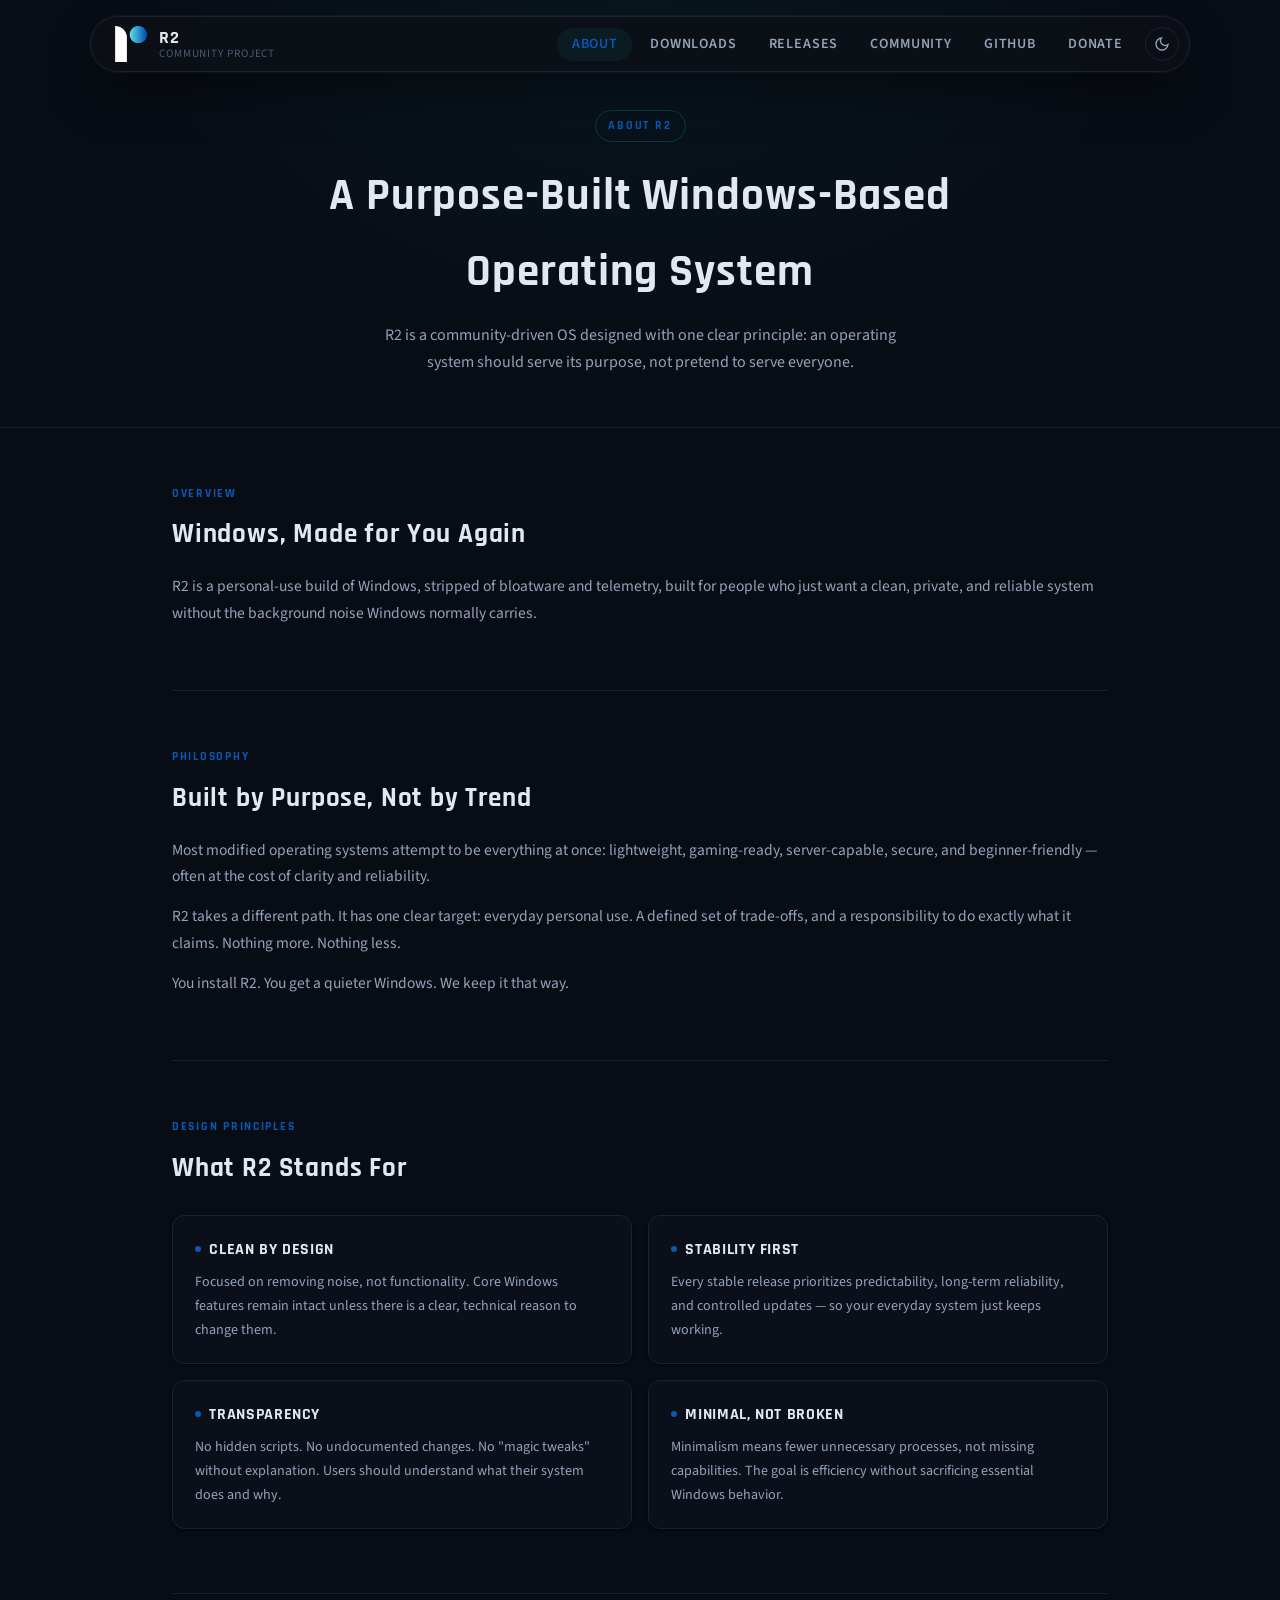
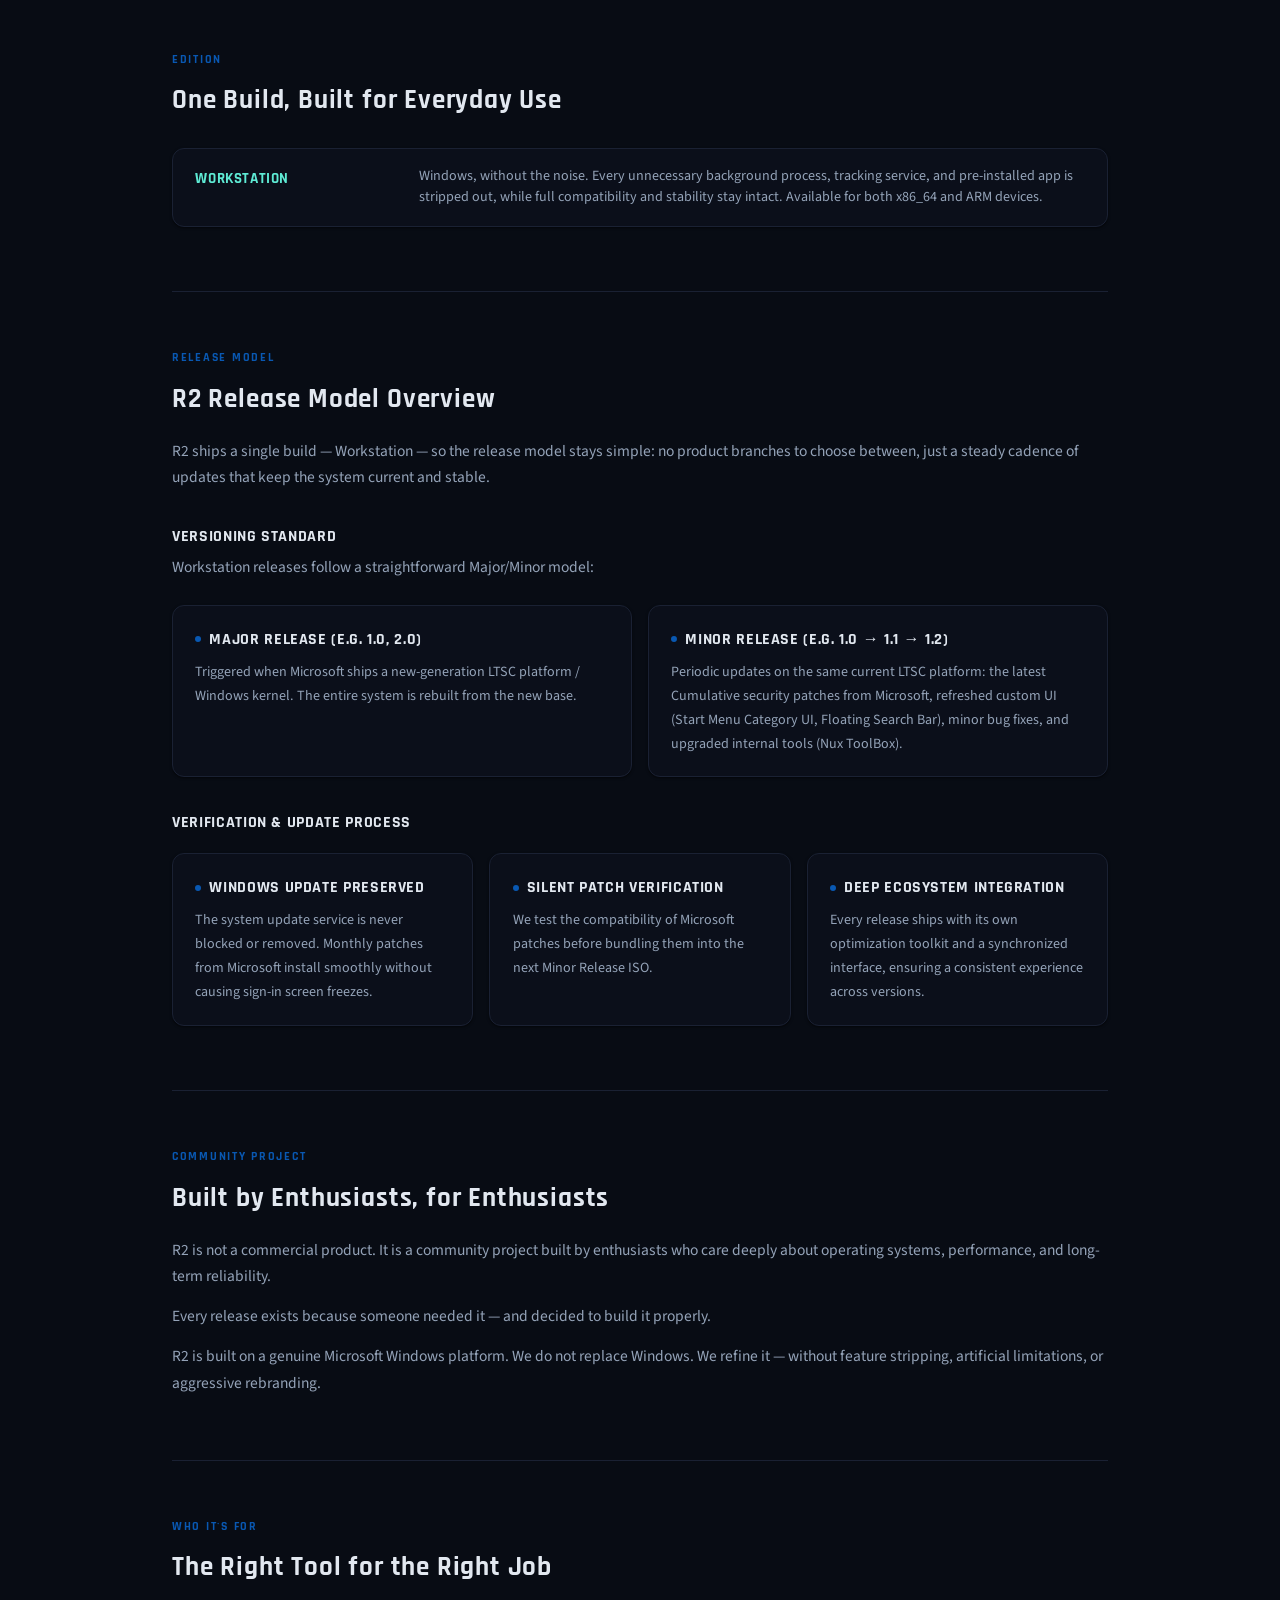
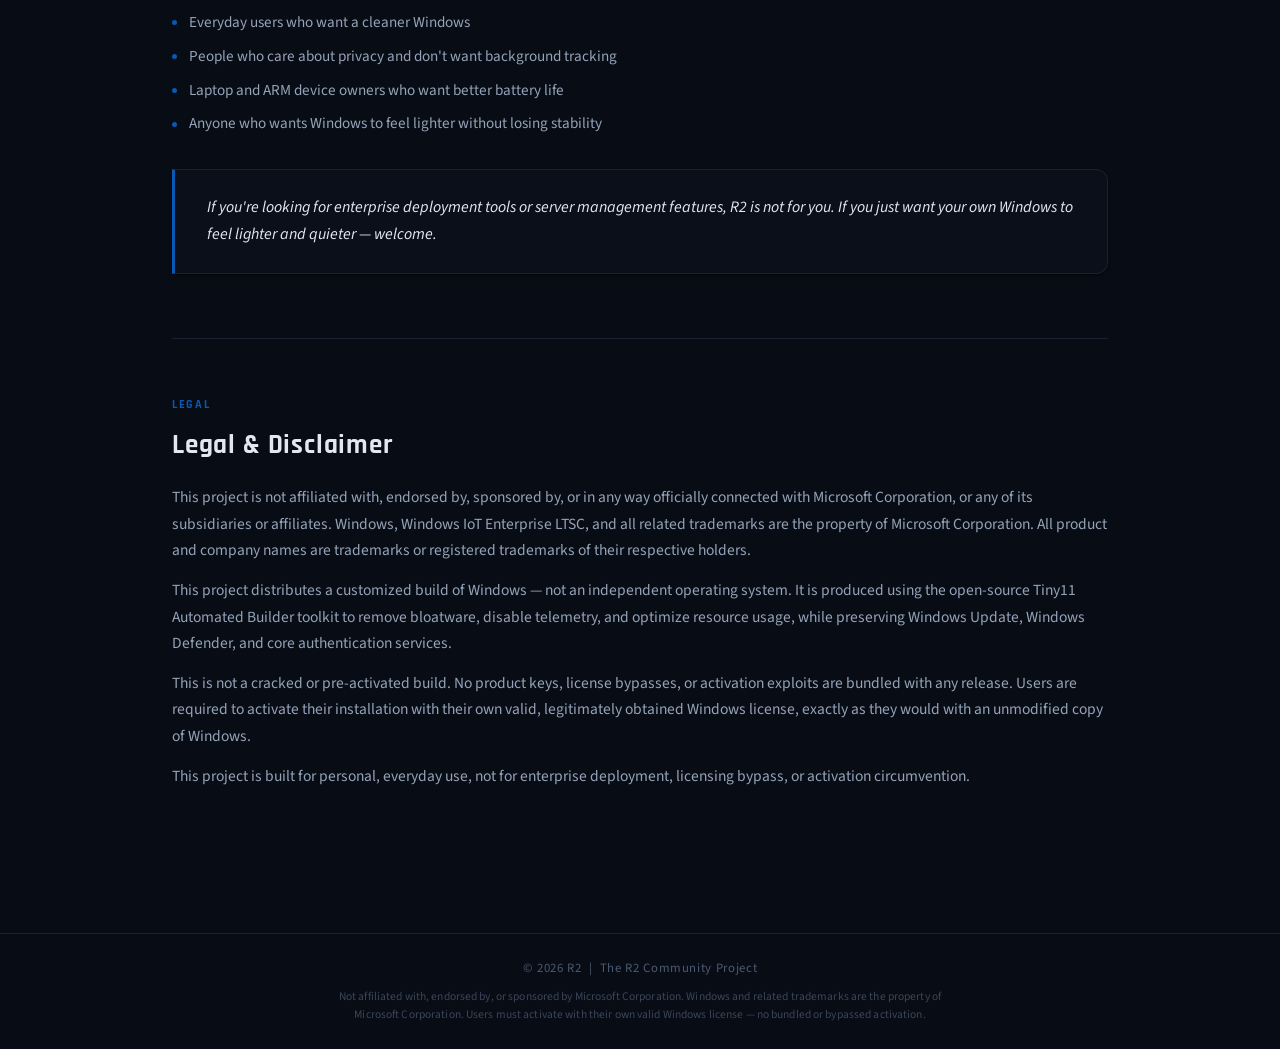
<file: about.html>
<!DOCTYPE html>
<html lang="en">
<head>
  <meta charset="UTF-8" />
  <meta name="viewport" content="width=device-width, initial-scale=1.0" />
  <title>About — R2 Community Project</title>
  <link rel="icon" type="image/png" href="/img/favicon.png" />
  <link href="https://fonts.googleapis.com/css2?family=Rajdhani:wght@400;600;700&family=Source+Sans+3:wght@300;400;600&display=swap" rel="stylesheet" />
  <link rel="stylesheet" href="/css/style.css" />
</head>
<body>

  <!-- NAV -->
  <nav>
    <a href="/" class="logo">
      <img id="site-logo" src="/img/logo.png" width="36" height="36" alt="R2 logo" />
      <div class="logo-text">
        <span class="brand">R2</span>
        <span class="sub">Community Project</span>
      </div>
    </a>
    <div class="nav-right">
    <ul class="nav-links">
      <li><a href="/about" class="active">About</a></li>
      <li><a href="/downloads">Downloads</a></li>
      <li><a href="/releases">Releases</a></li>
      <li><a href="/community">Community</a></li>
      <li><a href="https://github.com/vinhdubaii">Github</a></li>
      <li><a href="/donate">Donate</a></li>
    </ul>
    <button class="theme-toggle" onclick="toggleTheme()" title="Toggle theme">
      <svg class="icon-moon" viewBox="0 0 24 24" fill="none" stroke="currentColor" stroke-width="2"><path d="M21 12.79A9 9 0 1 1 11.21 3 7 7 0 0 0 21 12.79z"/></svg>
      <svg class="icon-sun" viewBox="0 0 24 24" fill="none" stroke="currentColor" stroke-width="2"><circle cx="12" cy="12" r="5"/><line x1="12" y1="1" x2="12" y2="3"/><line x1="12" y1="21" x2="12" y2="23"/><line x1="4.22" y1="4.22" x2="5.64" y2="5.64"/><line x1="18.36" y1="18.36" x2="19.78" y2="19.78"/><line x1="1" y1="12" x2="3" y2="12"/><line x1="21" y1="12" x2="23" y2="12"/><line x1="4.22" y1="19.78" x2="5.64" y2="18.36"/><line x1="18.36" y1="5.64" x2="19.78" y2="4.22"/></svg>
    </button>
    </div>
  </nav>

  <!-- PAGE HERO -->
  <div class="page-hero">
    <div class="label">About R2</div>
    <h1>A Purpose-Built Windows-Based<br>Operating System</h1>
    <p>R2 is a community-driven OS designed with one clear principle: an operating system should serve its purpose, not pretend to serve everyone.</p>
  </div>

  <!-- CONTENT -->
  <div class="container">

    <!-- Intro -->
    <div class="section">
      <div class="section-label">Overview</div>
      <h2>Windows, Made for You Again</h2>
      <p>R2 is a personal-use build of Windows, stripped of bloatware and telemetry, built for people who just want a clean, private, and reliable system without the background noise Windows normally carries.</p>
    </div>

    <hr class="divider" />

    <!-- Philosophy -->
    <div class="section">
      <div class="section-label">Philosophy</div>
      <h2>Built by Purpose, Not by Trend</h2>
      <p>Most modified operating systems attempt to be everything at once: lightweight, gaming-ready, server-capable, secure, and beginner-friendly — often at the cost of clarity and reliability.</p>
      <p>R2 takes a different path. It has one clear target: everyday personal use. A defined set of trade-offs, and a responsibility to do exactly what it claims. Nothing more. Nothing less.</p>
      <p>You install R2. You get a quieter Windows. We keep it that way.</p>
    </div>

    <hr class="divider" />

    <!-- Design Principles -->
    <div class="section">
      <div class="section-label">Design Principles</div>
      <h2>What R2 Stands For</h2>
      <div class="principles-grid">
        <div class="principle-card">
          <h3><span class="dot"></span>Clean by Design</h3>
          <p>Focused on removing noise, not functionality. Core Windows features remain intact unless there is a clear, technical reason to change them.</p>
        </div>
        <div class="principle-card">
          <h3><span class="dot"></span>Stability First</h3>
          <p>Every stable release prioritizes predictability, long-term reliability, and controlled updates — so your everyday system just keeps working.</p>
        </div>
        <div class="principle-card">
          <h3><span class="dot"></span>Transparency</h3>
          <p>No hidden scripts. No undocumented changes. No "magic tweaks" without explanation. Users should understand what their system does and why.</p>
        </div>
        <div class="principle-card">
          <h3><span class="dot"></span>Minimal, Not Broken</h3>
          <p>Minimalism means fewer unnecessary processes, not missing capabilities. The goal is efficiency without sacrificing essential Windows behavior.</p>
        </div>
      </div>
    </div>

    <hr class="divider" />

    <!-- Editions -->
    <div class="section">
      <div class="section-label">Edition</div>
      <h2>One Build, Built for Everyday Use</h2>
      <div class="editions-list">
        <div class="edition-row">
          <div class="edition-name">Workstation</div>
          <div class="edition-desc">Windows, without the noise. Every unnecessary background process, tracking service, and pre-installed app is stripped out, while full compatibility and stability stay intact. Available for both x86_64 and ARM devices.</div>
        </div>
      </div>
    </div>

    <hr class="divider" />

    <!-- Release Model -->
    <div class="section">
      <div class="section-label">Release Model</div>
      <h2>R2 Release Model Overview</h2>
      <p>R2 ships a single build — Workstation — so the release model stays simple: no product branches to choose between, just a steady cadence of updates that keep the system current and stable.</p>

      <h3 class="subhead">Versioning Standard</h3>
      <p>Workstation releases follow a straightforward Major/Minor model:</p>
      <div class="principles-grid">
        <div class="principle-card">
          <h3><span class="dot"></span>Major Release (e.g. 1.0, 2.0)</h3>
          <p>Triggered when Microsoft ships a new-generation LTSC platform / Windows kernel. The entire system is rebuilt from the new base.</p>
        </div>
        <div class="principle-card">
          <h3><span class="dot"></span>Minor Release (e.g. 1.0 → 1.1 → 1.2)</h3>
          <p>Periodic updates on the same current LTSC platform: the latest Cumulative security patches from Microsoft, refreshed custom UI (Start Menu Category UI, Floating Search Bar), minor bug fixes, and upgraded internal tools (Nux ToolBox).</p>
        </div>
      </div>

      <h3 class="subhead">Verification &amp; Update Process</h3>
      <div class="grid-auto">
        <div class="principle-card">
          <h3><span class="dot"></span>Windows Update Preserved</h3>
          <p>The system update service is never blocked or removed. Monthly patches from Microsoft install smoothly without causing sign-in screen freezes.</p>
        </div>
        <div class="principle-card">
          <h3><span class="dot"></span>Silent Patch Verification</h3>
          <p>We test the compatibility of Microsoft patches before bundling them into the next Minor Release ISO.</p>
        </div>
        <div class="principle-card">
          <h3><span class="dot"></span>Deep Ecosystem Integration</h3>
          <p>Every release ships with its own optimization toolkit and a synchronized interface, ensuring a consistent experience across versions.</p>
        </div>
      </div>
    </div>

    <hr class="divider" />

    <!-- Community -->
    <div class="section">
      <div class="section-label">Community Project</div>
      <h2>Built by Enthusiasts, for Enthusiasts</h2>
      <p>R2 is not a commercial product. It is a community project built by enthusiasts who care deeply about operating systems, performance, and long-term reliability.</p>
      <p>Every release exists because someone needed it — and decided to build it properly.</p>
      <p>R2 is built on a genuine Microsoft Windows platform. We do not replace Windows. We refine it — without feature stripping, artificial limitations, or aggressive rebranding.</p>
    </div>

    <hr class="divider" />

    <!-- Who it's for -->
    <div class="section">
      <div class="section-label">Who It's For</div>
      <h2>The Right Tool for the Right Job</h2>
      <div class="for-list">
        <div class="for-item">Everyday users who want a cleaner Windows</div>
        <div class="for-item">People who care about privacy and don't want background tracking</div>
        <div class="for-item">Laptop and ARM device owners who want better battery life</div>
        <div class="for-item">Anyone who wants Windows to feel lighter without losing stability</div>
      </div>
      <div class="closing">
        <p>If you're looking for enterprise deployment tools or server management features, R2 is not for you. If you just want your own Windows to feel lighter and quieter — welcome.</p>
      </div>
    </div>

    <hr class="divider" />

    <!-- Legal & Disclaimer -->
    <div class="section">
      <div class="section-label">Legal</div>
      <h2>Legal &amp; Disclaimer</h2>
      <p>This project is not affiliated with, endorsed by, sponsored by, or in any way officially connected with Microsoft Corporation, or any of its subsidiaries or affiliates. Windows, Windows IoT Enterprise LTSC, and all related trademarks are the property of Microsoft Corporation. All product and company names are trademarks or registered trademarks of their respective holders.</p>
      <p>This project distributes a customized build of Windows — not an independent operating system. It is produced using the open-source Tiny11 Automated Builder toolkit to remove bloatware, disable telemetry, and optimize resource usage, while preserving Windows Update, Windows Defender, and core authentication services.</p>
      <p>This is not a cracked or pre-activated build. No product keys, license bypasses, or activation exploits are bundled with any release. Users are required to activate their installation with their own valid, legitimately obtained Windows license, exactly as they would with an unmodified copy of Windows.</p>
      <p>This project is built for personal, everyday use, not for enterprise deployment, licensing bypass, or activation circumvention.</p>
    </div>

  </div>

  <footer>
    © 2026 R2 &nbsp;|&nbsp; The R2 Community Project<br />
    <span class="footer-disclaimer">Not affiliated with, endorsed by, or sponsored by Microsoft Corporation. Windows and related trademarks are the property of Microsoft Corporation. Users must activate with their own valid Windows license — no bundled or bypassed activation.</span>
  </footer>

  <script>
    function updateLogo() {
      const logo = document.getElementById('site-logo');
      if (!logo) return;
      const isLight = document.documentElement.classList.contains('light');
      logo.src = isLight ? '/img/logo-light.png' : '/img/logo.png';
    }
    function toggleTheme() {
      const html = document.documentElement;
      html.classList.toggle('light');
      localStorage.setItem('theme', html.classList.contains('light') ? 'light' : 'dark');
      updateLogo();
    }
    if (localStorage.getItem('theme') === 'light') {
      document.documentElement.classList.add('light');
    }
    updateLogo();
  </script>
</body>
</html>
</file>
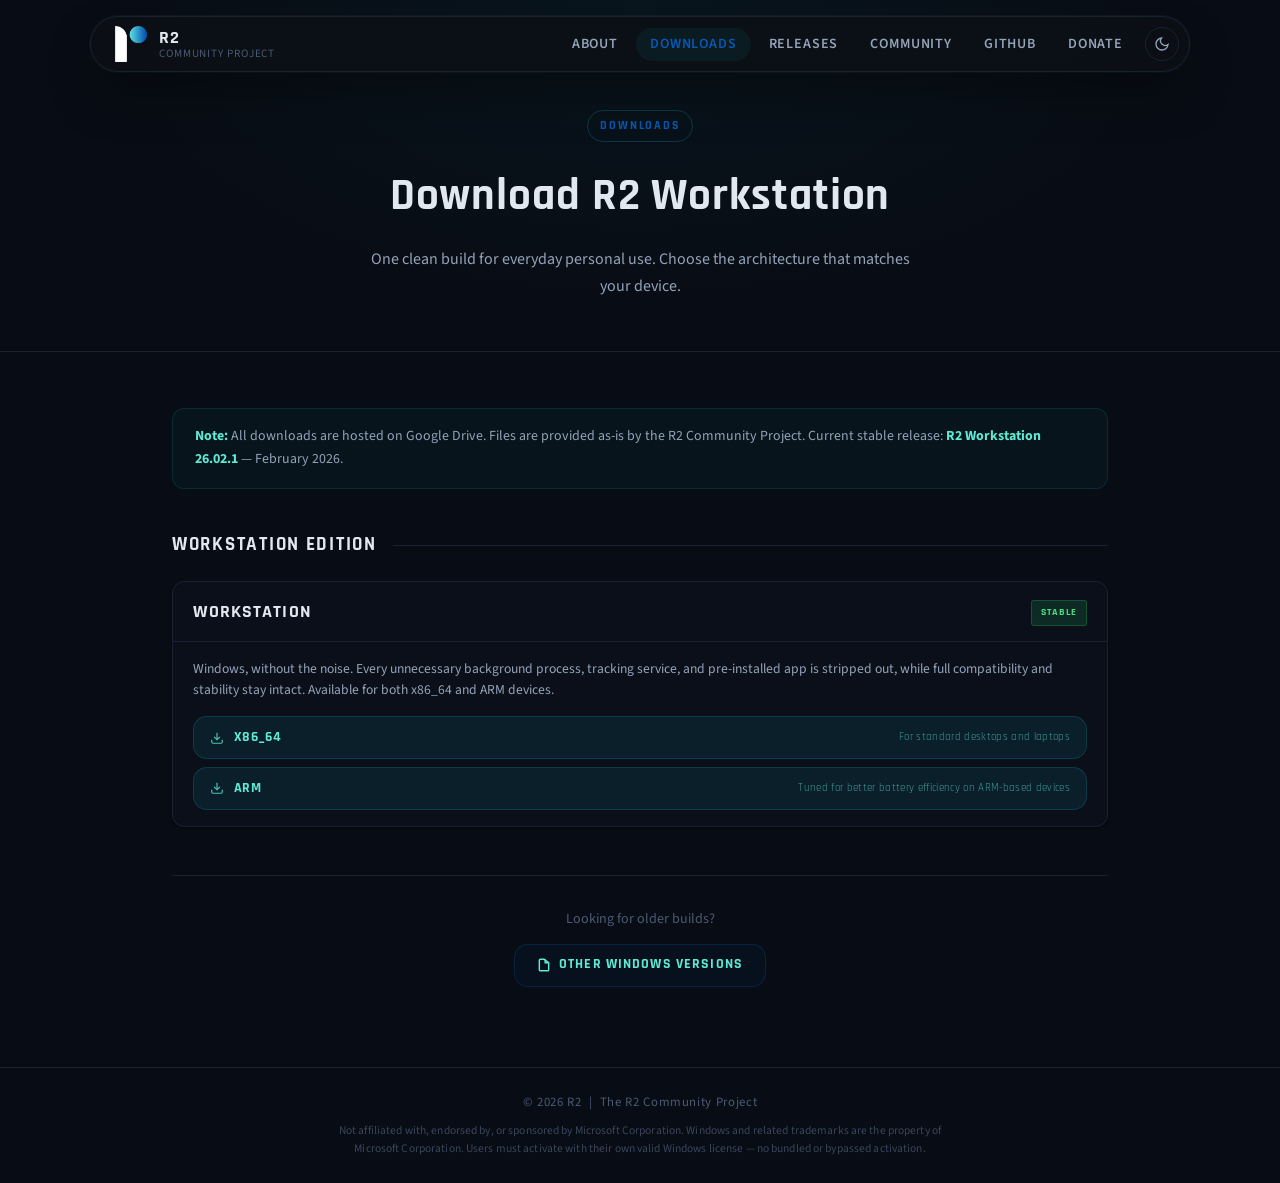
<file: downloads.html>
<!DOCTYPE html>
<html lang="en">
<head>
  <meta charset="UTF-8" />
  <meta name="viewport" content="width=device-width, initial-scale=1.0" />
  <title>Downloads — R2 Community Project</title>
  <link rel="icon" type="image/png" href="/img/favicon.png" />
  <link href="https://fonts.googleapis.com/css2?family=Rajdhani:wght@400;600;700&family=Source+Sans+3:wght@300;400;600&display=swap" rel="stylesheet" />
  <link rel="stylesheet" href="/css/style.css" />
</head>
<body>

  <!-- NAV -->
  <nav>
    <a href="/" class="logo">
      <img id="site-logo" src="/img/logo.png" width="36" height="36" alt="R2 logo" />
      <div class="logo-text">
        <span class="brand">R2</span>
        <span class="sub">Community Project</span>
      </div>
    </a>
    <ul class="nav-links">
    <div class="nav-right">
      <ul class="nav-links">
        <li><a href="/about">About</a></li>
        <li><a href="/downloads" class="active">Downloads</a></li>
        <li><a href="/releases">Releases</a></li>
        <li><a href="/community">Community</a></li>
        <li><a href="https://github.com/vinhdubaii">Github</a></li>
        <li><a href="/donate">Donate</a></li>
      </ul>
      <button class="theme-toggle" onclick="toggleTheme()" title="Toggle theme">
        <svg class="icon-moon" viewBox="0 0 24 24" fill="none" stroke="currentColor" stroke-width="2"><path d="M21 12.79A9 9 0 1 1 11.21 3 7 7 0 0 0 21 12.79z"/></svg>
        <svg class="icon-sun" viewBox="0 0 24 24" fill="none" stroke="currentColor" stroke-width="2"><circle cx="12" cy="12" r="5"/><line x1="12" y1="1" x2="12" y2="3"/><line x1="12" y1="21" x2="12" y2="23"/><line x1="4.22" y1="4.22" x2="5.64" y2="5.64"/><line x1="18.36" y1="18.36" x2="19.78" y2="19.78"/><line x1="1" y1="12" x2="3" y2="12"/><line x1="21" y1="12" x2="23" y2="12"/><line x1="4.22" y1="19.78" x2="5.64" y2="18.36"/><line x1="18.36" y1="5.64" x2="19.78" y2="4.22"/></svg>
      </button>
    </div>
  </nav>

  <!-- PAGE HERO -->
  <div class="page-hero">
    <div class="label">Downloads</div>
    <h1>Download R2 Workstation</h1>
    <p>One clean build for everyday personal use. Choose the architecture that matches your device.</p>
  </div>

  <div class="container">

    <div class="notice">
      <strong>Note:</strong> All downloads are hosted on Google Drive. Files are provided as-is by the R2 Community Project. Current stable release: <strong>R2 Workstation 26.02.1</strong> — February 2026.
    </div>

    <!-- WORKSTATION -->
    <div class="section-header">
      <h2>Workstation Edition</h2>
      <div class="line"></div>
    </div>

    <div class="editions-grid">

      <!-- WORKSTATION -->
      <div class="edition-card">
        <div class="card-header">
          <h3>Workstation</h3>
          <span class="badge badge-stable">Stable</span>
        </div>
        <div class="card-body">
          <p>Windows, without the noise. Every unnecessary background process, tracking service, and pre-installed app is stripped out, while full compatibility and stability stay intact. Available for both x86_64 and ARM devices.</p>
          <div class="btn-group">
            <a href="https://drive.usercontent.google.com/download?id=1ZLoqWQOgAeWdTfpeOpcMAM6qmOCYEhZ7&export=download&authuser=0" class="btn-dl">
              <svg viewBox="0 0 24 24" fill="none" stroke="currentColor" stroke-width="2"><path d="M21 15v4a2 2 0 0 1-2 2H5a2 2 0 0 1-2-2v-4"/><polyline points="7 10 12 15 17 10"/><line x1="12" y1="15" x2="12" y2="3"/></svg>
              <span class="btn-label">x86_64</span>
              <span class="btn-sub">For standard desktops and laptops</span>
            </a>
            <a href="#" class="btn-dl">
              <svg viewBox="0 0 24 24" fill="none" stroke="currentColor" stroke-width="2"><path d="M21 15v4a2 2 0 0 1-2 2H5a2 2 0 0 1-2-2v-4"/><polyline points="7 10 12 15 17 10"/><line x1="12" y1="15" x2="12" y2="3"/></svg>
              <span class="btn-label">ARM</span>
              <span class="btn-sub">Tuned for better battery efficiency on ARM-based devices</span>
            </a>
          </div>
        </div>
      </div>

    </div>

    <!-- Other Versions Link -->
    <div style="text-align: center; margin-top: 2.5rem; padding-top: 2rem; border-top: 1px solid var(--border);">
      <p style="font-size: 0.88rem; color: var(--text-dim); margin-bottom: 0.75rem;">Looking for older builds?</p>
      <a href="/other-versions" style="
        display: inline-flex;
        align-items: center;
        gap: 0.5rem;
        font-family: 'Rajdhani', sans-serif;
        font-weight: 700;
        font-size: 0.88rem;
        letter-spacing: 0.08em;
        text-transform: uppercase;
        color: var(--accent2);
        text-decoration: none;
        padding: 0.55rem 1.4rem;
        border: 1px solid rgba(9,88,178,0.25);
        border-radius: var(--radius-btn);
        background: rgba(9,88,178,0.06);
        transition: all 0.2s;
      " onmouseover="this.style.borderColor='var(--accent)';this.style.background='rgba(9,88,178,0.14)'" 
         onmouseout="this.style.borderColor='rgba(9,88,178,0.25)';this.style.background='rgba(9,88,178,0.06)'">
        <svg width="14" height="14" viewBox="0 0 24 24" fill="none" stroke="currentColor" stroke-width="2.5"><path d="M12 2H6a2 2 0 0 0-2 2v16a2 2 0 0 0 2 2h12a2 2 0 0 0 2-2V8z"/><polyline points="14 2 14 8 20 8"/></svg>
        Other Windows Versions
      </a>
    </div>

  </div>

  <footer>
    © 2026 R2 &nbsp;|&nbsp; The R2 Community Project<br />
  <span class="footer-disclaimer">Not affiliated with, endorsed by, or sponsored by Microsoft Corporation. Windows and related trademarks are the property of Microsoft Corporation. Users must activate with their own valid Windows license — no bundled or bypassed activation.</span>
  </footer>

  <script>
    function updateLogo() {
      const logo = document.getElementById('site-logo');
      if (!logo) return;
      const isLight = document.documentElement.classList.contains('light');
      logo.src = isLight ? '/img/logo-light.png' : '/img/logo.png';
    }
    function toggleTheme() {
      const html = document.documentElement;
      html.classList.toggle('light');
      localStorage.setItem('theme', html.classList.contains('light') ? 'light' : 'dark');
      updateLogo();
    }
    if (localStorage.getItem('theme') === 'light') {
      document.documentElement.classList.add('light');
    }
    updateLogo();
  </script>
</body>
</html>
</file>
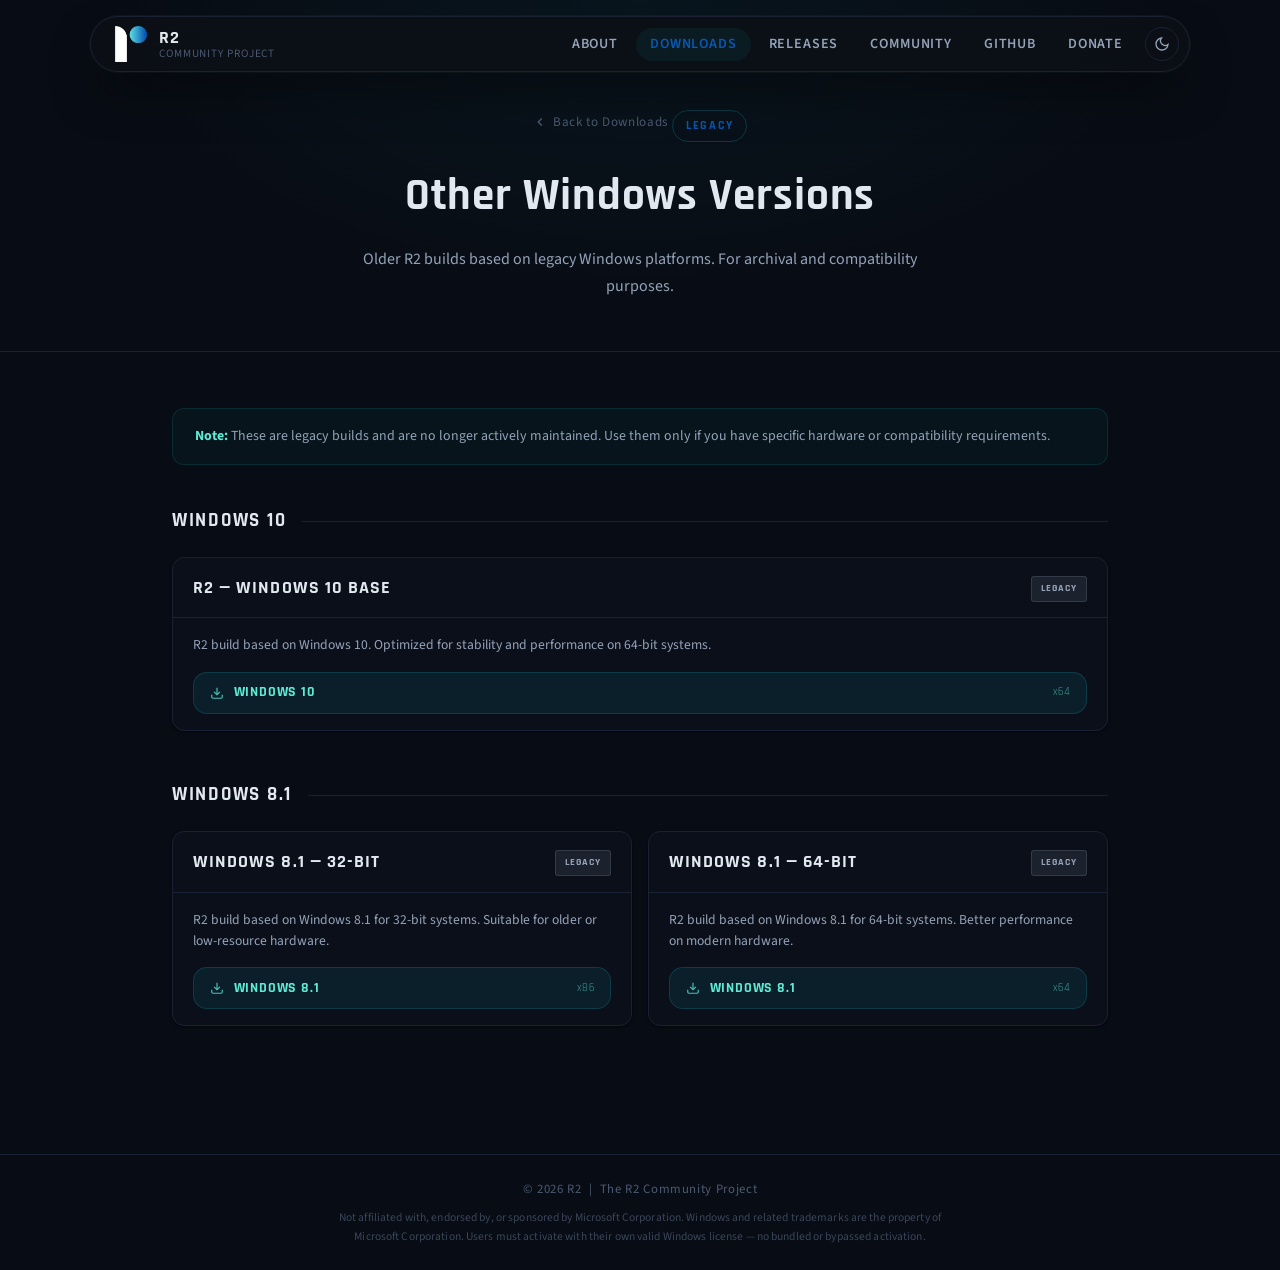
<file: other-versions.html>
<!DOCTYPE html>
<html lang="en">
<head>
  <meta charset="UTF-8" />
  <meta name="viewport" content="width=device-width, initial-scale=1.0" />
  <title>Other Windows Versions — R2</title>
  <link rel="icon" type="image/png" href="/img/favicon.png" />
  <link href="https://fonts.googleapis.com/css2?family=Rajdhani:wght@400;600;700&family=Source+Sans+3:wght@300;400;600&display=swap" rel="stylesheet" />
  <link rel="stylesheet" href="/css/style.css" />
</head>
<body>

  <!-- NAV -->
  <nav>
    <a href="/" class="logo">
      <img id="site-logo" src="/img/logo.png" width="36" height="36" alt="R2 logo" />
      <div class="logo-text">
        <span class="brand">R2</span>
        <span class="sub">Community Project</span>
      </div>
    </a>
    <div class="nav-right">
    <ul class="nav-links">
      <li><a href="/about">About</a></li>
      <li><a href="/downloads" class="active">Downloads</a></li>
      <li><a href="/releases">Releases</a></li>
      <li><a href="/community">Community</a></li>
      <li><a href="https://github.com/nuxos-dev">Github</a></li>
      <li><a href="/donate">Donate</a></li>
    </ul>
    <button class="theme-toggle" onclick="toggleTheme()" title="Toggle theme">
      <svg class="icon-moon" viewBox="0 0 24 24" fill="none" stroke="currentColor" stroke-width="2"><path d="M21 12.79A9 9 0 1 1 11.21 3 7 7 0 0 0 21 12.79z"/></svg>
      <svg class="icon-sun" viewBox="0 0 24 24" fill="none" stroke="currentColor" stroke-width="2"><circle cx="12" cy="12" r="5"/><line x1="12" y1="1" x2="12" y2="3"/><line x1="12" y1="21" x2="12" y2="23"/><line x1="4.22" y1="4.22" x2="5.64" y2="5.64"/><line x1="18.36" y1="18.36" x2="19.78" y2="19.78"/><line x1="1" y1="12" x2="3" y2="12"/><line x1="21" y1="12" x2="23" y2="12"/><line x1="4.22" y1="19.78" x2="5.64" y2="18.36"/><line x1="18.36" y1="5.64" x2="19.78" y2="4.22"/></svg>
    </button>
    </div>
  </nav>

  <!-- PAGE HERO -->
  <div class="page-hero">
    <a href="/downloads" class="back-link">
      <svg width="14" height="14" viewBox="0 0 24 24" fill="none" stroke="currentColor" stroke-width="2.5"><polyline points="15 18 9 12 15 6"/></svg>
      Back to Downloads
    </a>
    <div class="label">Legacy</div>
    <h1>Other Windows Versions</h1>
    <p>Older R2 builds based on legacy Windows platforms. For archival and compatibility purposes.</p>
  </div>

  <div class="container">

    <div class="notice">
      <strong>Note:</strong> These are legacy builds and are no longer actively maintained. Use them only if you have specific hardware or compatibility requirements.
    </div>

    <!-- Windows 10 -->
    <div class="version-block">
      <div class="section-header">
        <h2>Windows 10</h2>
        <div class="line"></div>
      </div>
      <div class="edition-card">
        <div class="card-header">
          <h3>R2 — Windows 10 Base</h3>
          <span class="badge badge-legacy">Legacy</span>
        </div>
        <div class="card-body">
          <p>R2 build based on Windows 10. Optimized for stability and performance on 64-bit systems.</p>
          <div class="btn-group">
            <a href="https://drive.google.com/file/d/1wHSmPBcKVchVs_ylAMEiRX9mafPyOw2o/view?usp=sharing" class="btn-dl" target="_blank">
              <svg viewBox="0 0 24 24" fill="none" stroke="currentColor" stroke-width="2"><path d="M21 15v4a2 2 0 0 1-2 2H5a2 2 0 0 1-2-2v-4"/><polyline points="7 10 12 15 17 10"/><line x1="12" y1="15" x2="12" y2="3"/></svg>
              <span class="btn-label">Windows 10</span>
              <span class="btn-sub">x64</span>
            </a>
          </div>
        </div>
      </div>
    </div>

    <!-- Windows 8.1 -->
    <div class="version-block">
      <div class="section-header">
        <h2>Windows 8.1</h2>
        <div class="line"></div>
      </div>
      <div class="cards-row">
        <div class="edition-card">
          <div class="card-header">
            <h3>Windows 8.1 — 32-bit</h3>
            <span class="badge badge-legacy">Legacy</span>
          </div>
          <div class="card-body">
            <p>R2 build based on Windows 8.1 for 32-bit systems. Suitable for older or low-resource hardware.</p>
            <div class="btn-group">
              <a href="https://drive.google.com/file/d/1kGrscjgYm6V9VNZAkOk33vmBiIkXYjdU/view?usp=sharing" class="btn-dl" target="_blank">
                <svg viewBox="0 0 24 24" fill="none" stroke="currentColor" stroke-width="2"><path d="M21 15v4a2 2 0 0 1-2 2H5a2 2 0 0 1-2-2v-4"/><polyline points="7 10 12 15 17 10"/><line x1="12" y1="15" x2="12" y2="3"/></svg>
                <span class="btn-label">Windows 8.1</span>
                <span class="btn-sub">x86</span>
              </a>
            </div>
          </div>
        </div>

        <div class="edition-card">
          <div class="card-header">
            <h3>Windows 8.1 — 64-bit</h3>
            <span class="badge badge-legacy">Legacy</span>
          </div>
          <div class="card-body">
            <p>R2 build based on Windows 8.1 for 64-bit systems. Better performance on modern hardware.</p>
            <div class="btn-group">
              <a href="https://drive.google.com/file/d/1LA9aYUxYnkdSMbHXwGgcFlRcg8nFuOmf/view?usp=sharing" class="btn-dl" target="_blank">
                <svg viewBox="0 0 24 24" fill="none" stroke="currentColor" stroke-width="2"><path d="M21 15v4a2 2 0 0 1-2 2H5a2 2 0 0 1-2-2v-4"/><polyline points="7 10 12 15 17 10"/><line x1="12" y1="15" x2="12" y2="3"/></svg>
                <span class="btn-label">Windows 8.1</span>
                <span class="btn-sub">x64</span>
              </a>
            </div>
          </div>
        </div>
      </div>
    </div>

  </div>

  <footer>
    © 2026 R2 &nbsp;|&nbsp; The R2 Community Project<br />
  <span class="footer-disclaimer">Not affiliated with, endorsed by, or sponsored by Microsoft Corporation. Windows and related trademarks are the property of Microsoft Corporation. Users must activate with their own valid Windows license — no bundled or bypassed activation.</span>
  </footer>

  <script>
    function updateLogo() {
      const logo = document.getElementById('site-logo');
      if (!logo) return;
      const isLight = document.documentElement.classList.contains('light');
      logo.src = isLight ? '/img/logo-light.png' : '/img/logo.png';
    }
    function toggleTheme() {
      const html = document.documentElement;
      html.classList.toggle('light');
      localStorage.setItem('theme', html.classList.contains('light') ? 'light' : 'dark');
      updateLogo();
    }
    if (localStorage.getItem('theme') === 'light') {
      document.documentElement.classList.add('light');
    }
    updateLogo();
  </script>
</body>
</html>
</file>
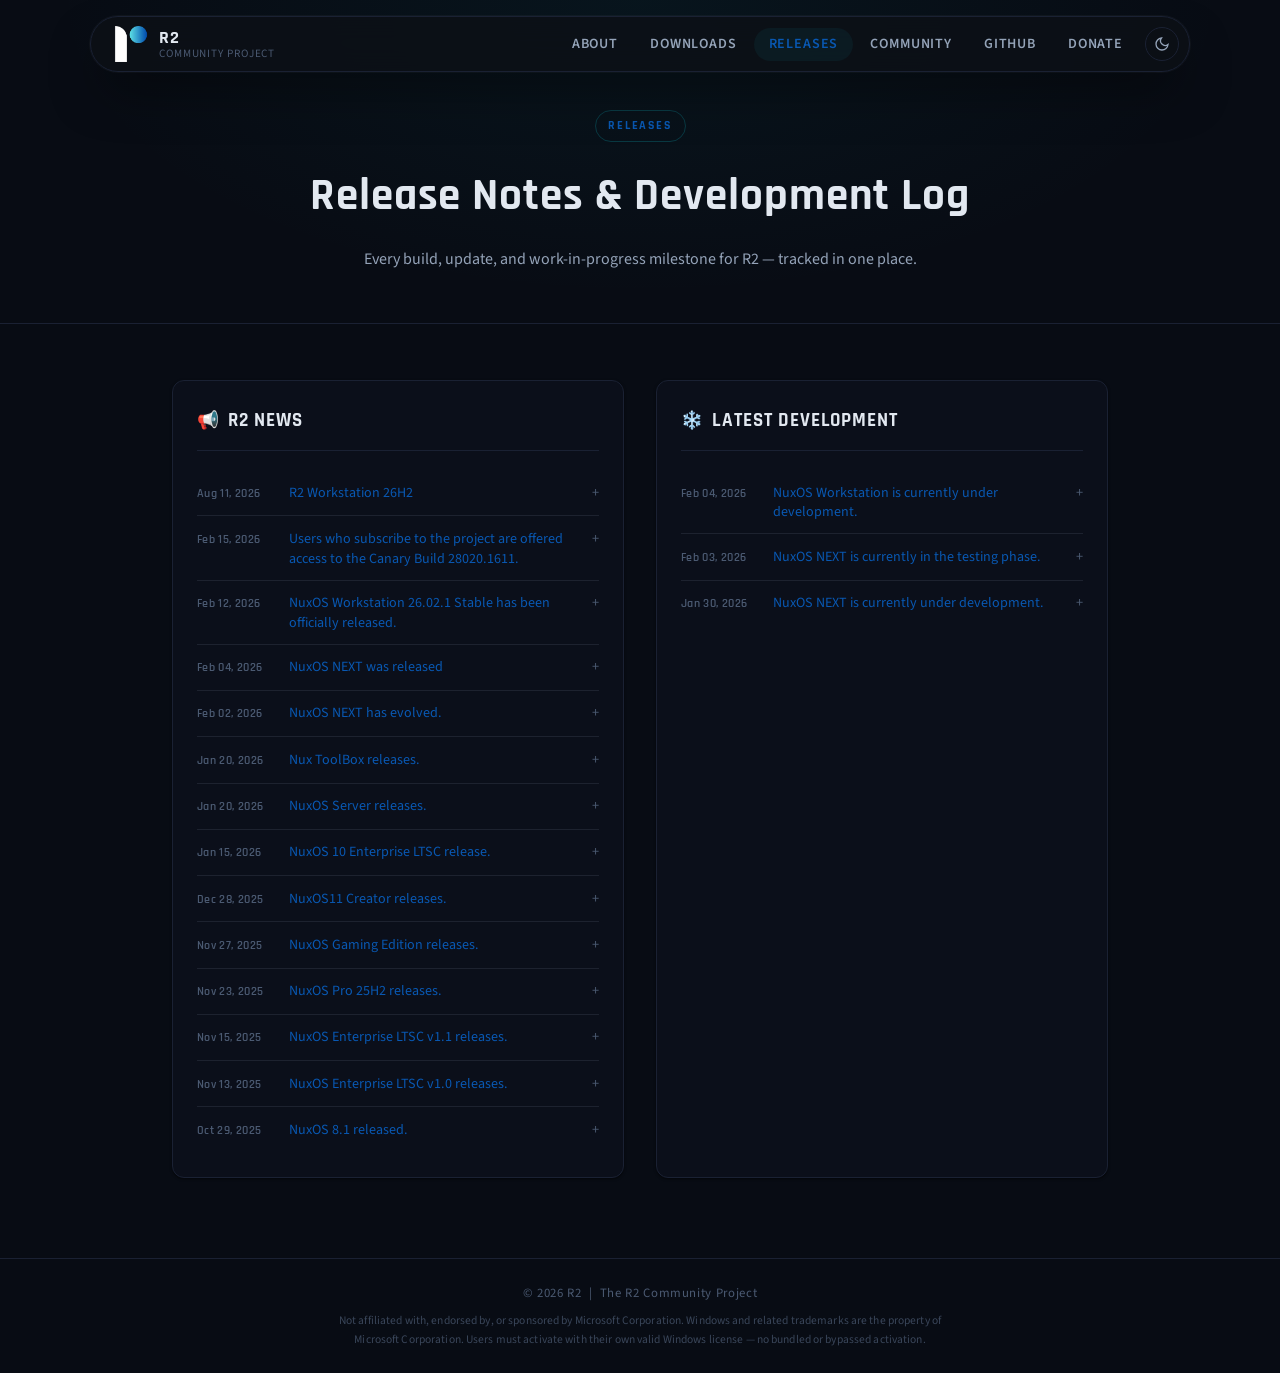
<file: releases.html>
<!DOCTYPE html>
<html lang="en">
<head>
  <meta charset="UTF-8" />
  <meta name="viewport" content="width=device-width, initial-scale=1.0" />
  <title>Releases — R2 Community Project</title>
  <link rel="icon" type="image/png" href="/img/favicon.png" />
  <link href="https://fonts.googleapis.com/css2?family=Rajdhani:wght@400;600;700&family=Source+Sans+3:wght@300;400;600&display=swap" rel="stylesheet" />
  <link rel="stylesheet" href="/css/style.css" />
</head>
<body>

  <!-- NAV -->
  <nav>
    <a href="/" class="logo">
      <img id="site-logo" src="/img/logo.png" width="36" height="36" alt="R2 logo" />
      <div class="logo-text">
        <span class="brand">R2</span>
        <span class="sub">Community Project</span>
      </div>
    </a>
    <div class="nav-right">
      <ul class="nav-links">
        <li><a href="/about">About</a></li>
        <li><a href="/downloads">Downloads</a></li>
        <li><a href="/releases" class="active">Releases</a></li>
        <li><a href="/community">Community</a></li>
        <li><a href="https://github.com/vinhdubaii">Github</a></li>
        <li><a href="/donate">Donate</a></li>
      </ul>
      <button class="theme-toggle" onclick="toggleTheme()" title="Toggle theme">
        <svg class="icon-moon" viewBox="0 0 24 24" fill="none" stroke="currentColor" stroke-width="2"><path d="M21 12.79A9 9 0 1 1 11.21 3 7 7 0 0 0 21 12.79z"/></svg>
        <svg class="icon-sun" viewBox="0 0 24 24" fill="none" stroke="currentColor" stroke-width="2"><circle cx="12" cy="12" r="5"/><line x1="12" y1="1" x2="12" y2="3"/><line x1="12" y1="21" x2="12" y2="23"/><line x1="4.22" y1="4.22" x2="5.64" y2="5.64"/><line x1="18.36" y1="18.36" x2="19.78" y2="19.78"/><line x1="1" y1="12" x2="3" y2="12"/><line x1="21" y1="12" x2="23" y2="12"/><line x1="4.22" y1="19.78" x2="5.64" y2="18.36"/><line x1="18.36" y1="5.64" x2="19.78" y2="4.22"/></svg>
      </button>
    </div>
  </nav>

  <!-- PAGE HERO -->
  <div class="page-hero">
    <div class="label">Releases</div>
    <h1>Release Notes &amp; Development Log</h1>
    <p>Every build, update, and work-in-progress milestone for R2 — tracked in one place.</p>
  </div>

  <div class="container">
    <div class="content-grid">

      <!-- News -->
      <div class="card">
        <div class="card-title"><span class="icon">📢</span> R2 News</div>
        <div class="news-list" id="news-list">
          <div class="placeholder">Loading…</div>
        </div>
      </div>

      <!-- Latest Dev -->
      <div class="card">
        <div class="card-title"><span class="icon">❄️</span> Latest Development</div>
        <div class="news-list" id="dev-list">
          <div class="placeholder">Loading…</div>
        </div>
      </div>

    </div>
  </div>

  <footer>
    © 2026 R2 &nbsp;|&nbsp; The R2 Community Project<br />
  <span class="footer-disclaimer">Not affiliated with, endorsed by, or sponsored by Microsoft Corporation. Windows and related trademarks are the property of Microsoft Corporation. Users must activate with their own valid Windows license — no bundled or bypassed activation.</span>
  </footer>

  <script>
    function updateLogo() {
      const logo = document.getElementById('site-logo');
      if (!logo) return;
      const isLight = document.documentElement.classList.contains('light');
      logo.src = isLight ? '/img/logo-light.png' : '/img/logo.png';
    }
    function toggleTheme() {
      const html = document.documentElement;
      html.classList.toggle('light');
      localStorage.setItem('theme', html.classList.contains('light') ? 'light' : 'dark');
      updateLogo();
    }
    if (localStorage.getItem('theme') === 'light') {
      document.documentElement.classList.add('light');
    }
    updateLogo();

    function escapeHtml(str) {
      const div = document.createElement('div');
      div.textContent = str == null ? '' : str;
      return div.innerHTML;
    }

    function formatDate(iso) {
      if (!iso) return '';
      const d = new Date(iso + 'T00:00:00');
      if (isNaN(d.getTime())) return iso;
      return d.toLocaleDateString('en-US', { year: 'numeric', month: 'short', day: '2-digit' });
    }

    function renderList(containerId, items) {
      const list = document.getElementById(containerId);
      list.innerHTML = '';

      if (!items || items.length === 0) {
        list.innerHTML = '<div class="placeholder">Nothing to show yet.</div>';
        return;
      }

      items.forEach(item => {
        const hasBody = !!(item.body && item.body.trim().length > 0);

        const entry = document.createElement('div');
        entry.className = 'news-item';
        entry.innerHTML = `
          <div class="news-item-head">
            <span class="news-date">${formatDate(item.date)}</span>
            <button class="news-link" type="button">${escapeHtml(item.title)}</button>
          </div>
          <div class="news-body${hasBody ? '' : ' empty'}">${hasBody ? escapeHtml(item.body).replace(/\n/g, '<br>') : 'Full details coming soon.'}</div>
        `;

        entry.querySelector('.news-item-head').addEventListener('click', () => {
          entry.classList.toggle('open');
        });

        list.appendChild(entry);
      });
    }

    fetch('/data/announcements.json')
      .then(res => {
        if (!res.ok) throw new Error('Failed to load announcements.json');
        return res.json();
      })
      .then(data => {
        renderList('news-list', data.news);
        renderList('dev-list', data.development);
      })
      .catch(err => {
        console.error(err);
        document.getElementById('news-list').innerHTML = '<div class="placeholder">Unable to load news right now.</div>';
        document.getElementById('dev-list').innerHTML = '<div class="placeholder">Unable to load updates right now.</div>';
      });
  </script>
</body>
</html>
</file>
<file: css/style.css>
/* ============================================================
   R2 Community Project — Shared Stylesheet
   Used by: index.html, about.html, downloads.html, donate.html,
            other-versions.html, releases.html
   ============================================================ */

*, *::before, *::after { box-sizing: border-box; margin: 0; padding: 0; }

:root {
  --bg: #080c14;
  --surface: #0b0f1a;
  --surface2: #111823;
  --border: #1a2133;
  --accent: #0958b2;
  --accent2: #5eead4;
  --text: #94a3b8;
  --text-dim: #4b5a72;
  --white: #e2e8f0;

  --radius-card: 12px;
  --radius-btn: 14px;
  --radius-img: 16px;
  --shadow-raised: 0 1px 3px rgba(0,0,0,0.35), 0 1px 2px rgba(0,0,0,0.28);
  --shadow-lifted: 0 1px 2px rgba(0,0,0,0.22);
  --shadow-elevated: 0 25px 50px -12px rgba(0,0,0,0.55), 0 0 0 1px rgba(255,255,255,0.04);
}

html.light {
  --bg: #f0f4f8;
  --surface: #ffffff;
  --surface2: #e8edf5;
  --border: #d0d8e8;
  --accent: #0958b2;
  --accent2: #0d9488;
  --text: #475569;
  --text-dim: #94a3b8;
  --white: #1e293b;
}

/* ─── LIGHT MODE OVERRIDES ─── */
html.light nav { background: rgba(255,255,255,0.85); }

html.light .hero-content h1,
html.light .hero-content p {
  color: var(--white);
  text-shadow: none;
}
html.light .hero-content h1 span { color: #0958b2; }
html.light .btn-ghost { color: var(--white); border-color: rgba(30,41,59,0.25); }

html.light .card,
html.light .feature-card,
html.light .review-bubble,
html.light .faq-item,
html.light .edition-card,
html.light .principle-card,
html.light .edition-row,
html.light .closing,
html.light .desc-card,
html.light .momo-card {
  background: #ffffff;
  border-color: #d0d8e8;
}

html.light .news-link { color: var(--accent); }
html.light footer { background: #e8edf5; }

html.light .notice { background: rgba(13,116,161,0.05); border-color: rgba(13,116,161,0.2); }
html.light .notice.neutral { background: rgba(148,163,184,0.08); border-color: #d0d8e8; }
html.light .btn-dl { background: rgba(13,116,161,0.08); border-color: rgba(13,116,161,0.2); }
html.light .btn-dl:hover { background: rgba(13,116,161,0.18); border-color: var(--accent); color: #1e293b; }
html.light .warn-note { background: rgba(239,68,68,0.05); }

/* ─── THEME TOGGLE ─── */
.theme-toggle {
  background: none;
  border: 1px solid var(--border);
  border-radius: 50%;
  width: 34px; height: 34px;
  display: flex;
  align-items: center;
  justify-content: center;
  cursor: pointer;
  color: var(--text);
  transition: all 0.2s;
  flex-shrink: 0;
}
.theme-toggle:hover { border-color: var(--accent); color: var(--accent); }
.theme-toggle svg { width: 16px; height: 16px; }
.icon-moon { display: block; }
.icon-sun  { display: none; }
html.light .icon-moon { display: none; }
html.light .icon-sun  { display: block; }
.nav-right { display: flex; align-items: center; gap: 0.5rem; }

/* ─── BASE ─── */
html { scroll-behavior: smooth; }

body {
  font-family: 'Source Sans 3', sans-serif;
  background: var(--bg);
  color: var(--text);
  line-height: 1.7;
  min-height: 100vh;
  display: flex;
  flex-direction: column;
}

@keyframes fadeUp {
  from { opacity: 0; transform: translateY(20px); }
  to   { opacity: 1; transform: translateY(0); }
}

/* ─── NAV ─── */
nav {
  position: fixed;
  top: 16px;
  left: 50%;
  transform: translateX(-50%);
  z-index: 100;
  width: calc(100% - 40px);
  max-width: 1100px;
  background: rgba(13,17,23,0.82);
  backdrop-filter: blur(16px);
  border: 1px solid var(--border);
  border-radius: 999px;
  box-shadow: var(--shadow-elevated);
  display: flex;
  align-items: center;
  justify-content: space-between;
  padding: 0 0.6rem 0 1.4rem;
  height: 56px;
  transition: width 0.25s ease, box-shadow 0.2s;
}

@media (max-width: 700px) {
  nav { width: calc(100% - 24px); padding: 0 0.5rem 0 1.1rem; }
  .nav-links { display: none; }
}

.logo { display: flex; align-items: center; gap: 0.6rem; text-decoration: none; }
.logo-text { display: flex; flex-direction: column; line-height: 1.1; }
.logo-text .brand {
  font-family: 'Rajdhani', sans-serif;
  font-weight: 700;
  font-size: 1.15rem;
  color: var(--white);
  letter-spacing: 0.05em;
}
.logo-text .sub {
  font-size: 0.7rem;
  color: var(--text-dim);
  letter-spacing: 0.08em;
  text-transform: uppercase;
}

.nav-links { display: flex; gap: 0.2rem; list-style: none; }
.nav-links a {
  color: var(--text);
  text-decoration: none;
  font-size: 0.88rem;
  font-weight: 600;
  letter-spacing: 0.06em;
  text-transform: uppercase;
  padding: 0.4rem 0.9rem;
  border-radius: 999px;
  transition: color 0.2s, background 0.2s;
}
.nav-links a:hover, .nav-links a.active {
  color: var(--accent);
  background: rgba(13,148,161,0.08);
}

/* ─── HERO (index.html) ─── */
.hero {
  position: relative;
  min-height: 100vh;
  display: flex;
  flex-direction: column;
  align-items: center;
  justify-content: center;
  text-align: center;
  overflow: hidden;
  padding: 128px 2rem 96px;
}

.hero-bg {
  position: absolute;
  inset: 0;
  background:
    radial-gradient(ellipse 80% 60% at 50% 0%, rgba(13,148,161,0.16) 0%, transparent 60%),
    linear-gradient(180deg, #080c14 0%, #0b1120 55%, #080c14 100%);
}

html.light .hero-bg {
  background:
    radial-gradient(ellipse 80% 60% at 50% 0%, rgba(13,116,161,0.10) 0%, transparent 60%),
    linear-gradient(180deg, #eef2f8 0%, #e4eaf5 55%, #eef2f8 100%);
  filter: none;
}

.hero-content {
  position: relative;
  z-index: 1;
  max-width: 700px;
  padding: 0 2rem;
  animation: fadeUp 1s ease both;
}

.hero-content h1 {
  font-family: 'Rajdhani', sans-serif;
  font-size: clamp(2.2rem, 6vw, 4rem);
  font-weight: 700;
  color: var(--white);
  letter-spacing: 0.02em;
  margin-bottom: 1rem;
  text-shadow: 0 2px 20px rgba(0,0,0,0.5);
}

.hero-content h1 span { color: #0958b2; }

.hero-content p {
  font-size: 1rem;
  color: rgba(200, 208, 224, 0.85);
  max-width: 500px;
  margin: 0 auto 2rem;
}

.hero-btns {
  display: flex;
  gap: 1rem;
  justify-content: center;
  flex-wrap: wrap;
}

.btn {
  display: inline-block;
  padding: 0.6rem 1.6rem;
  border-radius: var(--radius-btn);
  font-family: 'Rajdhani', sans-serif;
  font-weight: 700;
  font-size: 0.95rem;
  letter-spacing: 0.08em;
  text-transform: uppercase;
  text-decoration: none;
  transition: all 0.2s;
  cursor: pointer;
  border: none;
}

.btn-primary {
  background: var(--accent);
  color: #fff;
  box-shadow: 0 0 20px rgba(13,148,161,0.3);
}
.btn-primary:hover {
  background: #2dd4bf;
  box-shadow: 0 0 30px rgba(13,148,161,0.5);
  transform: translateY(-1px);
}

.btn-ghost {
  background: transparent;
  color: var(--white);
  border: 1px solid rgba(200,208,224,0.3);
}
.btn-ghost:hover {
  border-color: var(--accent);
  color: var(--accent);
  transform: translateY(-1px);
}

/* ─── HERO MOCKUP (product screenshot frame) ─── */
.hero-mockup-wrap {
  position: relative;
  z-index: 1;
  width: 100%;
  max-width: 1040px;
  margin: 64px auto 0;
  padding: 0 2rem;
  animation: fadeUp 1s ease 0.15s both;
}

.hero-mockup {
  position: relative;
  border-radius: var(--radius-img);
  border: 1px solid var(--border);
  background: var(--surface);
  box-shadow: var(--shadow-elevated);
  overflow: hidden;
  aspect-ratio: 1280 / 1024;
}
.hero-mockup::before {
  content: '';
  position: absolute;
  inset: -20%;
  background: radial-gradient(ellipse 60% 50% at 50% 100%, rgba(13,148,161,0.35) 0%, transparent 70%);
  z-index: -1;
  filter: blur(40px);
}
.hero-mockup img {
  display: block;
  width: 100%;
  height: 100%;
  object-fit: cover;
  object-position: top center;
}

/* ─── PAGE HERO (about / downloads / other-versions / releases) ─── */
.page-hero {
  padding: 110px 2rem 50px;
  text-align: center;
  border-bottom: 1px solid var(--border);
  background: radial-gradient(ellipse at 50% 0%, rgba(13,148,161,0.07) 0%, transparent 65%);
}

.back-link {
  display: inline-flex;
  align-items: center;
  gap: 0.4rem;
  font-size: 0.82rem;
  color: var(--text-dim);
  text-decoration: none;
  letter-spacing: 0.05em;
  margin-bottom: 1.2rem;
  transition: color 0.2s;
}
.back-link:hover { color: var(--accent); }

.page-hero .label {
  display: inline-block;
  font-family: 'Rajdhani', sans-serif;
  font-size: 0.75rem;
  font-weight: 700;
  letter-spacing: 0.15em;
  text-transform: uppercase;
  color: var(--accent);
  margin-bottom: 1rem;
  padding: 0.3rem 0.8rem;
  border: 1px solid rgba(13,148,161,0.3);
  border-radius: 20px;
}

.page-hero h1 {
  font-family: 'Rajdhani', sans-serif;
  font-size: clamp(1.8rem, 4vw, 2.8rem);
  font-weight: 700;
  color: var(--white);
  letter-spacing: 0.02em;
  margin-bottom: 0.75rem;
}

.page-hero p {
  max-width: 560px;
  margin: 0 auto;
  font-size: 1rem;
  color: var(--text);
}

/* ─── CONTAINER / LAYOUT ─── */
.container {
  max-width: 1000px;
  margin: 0 auto;
  padding: 3.5rem 2rem 5rem;
  flex: 1;
}

main {
  flex: 1;
  display: flex;
  align-items: center;
  justify-content: center;
  padding: 100px 2rem 4rem;
}

/* ─── SECTION (about.html) ─── */
.section {
  margin-bottom: 4rem;
  animation: fadeUp 0.6s ease both;
}

.section-label {
  font-family: 'Rajdhani', sans-serif;
  font-size: 0.72rem;
  font-weight: 700;
  letter-spacing: 0.15em;
  text-transform: uppercase;
  color: var(--accent);
  margin-bottom: 0.5rem;
}

.section h2 {
  font-family: 'Rajdhani', sans-serif;
  font-size: 1.7rem;
  font-weight: 700;
  color: var(--white);
  letter-spacing: 0.03em;
  margin-bottom: 1rem;
}

.section p {
  color: var(--text);
  font-size: 0.97rem;
  margin-bottom: 0.85rem;
}

.subhead {
  font-family: 'Rajdhani', sans-serif;
  font-size: 1.02rem;
  font-weight: 700;
  color: var(--white);
  letter-spacing: 0.04em;
  text-transform: uppercase;
  margin: 2rem 0 0.25rem;
}

.grid-auto {
  display: grid;
  grid-template-columns: repeat(auto-fit, minmax(220px, 1fr));
  gap: 1rem;
  margin-top: 1rem;
}

.divider {
  border: none;
  border-top: 1px solid var(--border);
  margin: 3.5rem 0;
}

/* ─── SECTION HEADER (downloads / other-versions) ─── */
.section-header {
  display: flex;
  align-items: center;
  gap: 1rem;
  margin-bottom: 1.2rem;
  animation: fadeUp 0.5s ease both;
}
.section-header h2 {
  font-family: 'Rajdhani', sans-serif;
  font-weight: 700;
  font-size: 1.2rem;
  color: var(--white);
  letter-spacing: 0.09em;
  text-transform: uppercase;
  white-space: nowrap;
}
.section-header .line {
  flex: 1;
  height: 1px;
  background: var(--border);
}

/* ─── PRINCIPLES GRID (about.html) ─── */
.principles-grid {
  display: grid;
  grid-template-columns: 1fr 1fr;
  gap: 1rem;
  margin-top: 1.5rem;
}

@media (max-width: 600px) {
  .principles-grid { grid-template-columns: 1fr; }
}

.principle-card {
  background: var(--surface);
  border: 1px solid var(--border);
  border-radius: var(--radius-card);
  box-shadow: var(--shadow-raised);
  padding: 1.25rem 1.4rem;
  transition: border-color 0.2s, box-shadow 0.2s;
}
.principle-card:hover { border-color: rgba(13,148,161,0.4); box-shadow: var(--shadow-lifted); }

.principle-card h3 {
  font-family: 'Rajdhani', sans-serif;
  font-weight: 700;
  font-size: 1rem;
  color: var(--white);
  letter-spacing: 0.04em;
  text-transform: uppercase;
  margin-bottom: 0.5rem;
  display: flex;
  align-items: center;
  gap: 0.5rem;
}
.principle-card h3 .dot {
  width: 6px; height: 6px;
  border-radius: 50%;
  background: var(--accent);
  flex-shrink: 0;
}
.principle-card p {
  font-size: 0.88rem;
  color: var(--text);
  margin: 0;
}

/* ─── EDITIONS LIST (about.html — row layout) ─── */
.editions-list {
  display: flex;
  flex-direction: column;
  gap: 0.75rem;
  margin-top: 1.5rem;
}

.edition-row {
  display: grid;
  grid-template-columns: 200px 1fr;
  gap: 1.5rem;
  background: var(--surface);
  border: 1px solid var(--border);
  border-radius: var(--radius-card);
  box-shadow: var(--shadow-raised);
  padding: 1.1rem 1.4rem;
  align-items: start;
  transition: border-color 0.2s, box-shadow 0.2s;
}
.edition-row:hover { border-color: rgba(13,148,161,0.4); box-shadow: var(--shadow-lifted); }

.edition-name {
  font-family: 'Rajdhani', sans-serif;
  font-weight: 700;
  font-size: 0.95rem;
  color: var(--accent2);
  letter-spacing: 0.04em;
  text-transform: uppercase;
}
.edition-desc {
  font-size: 0.88rem;
  color: var(--text);
  line-height: 1.5;
}
.edition-row.experimental .edition-name { color: #f59e0b; }

@media (max-width: 600px) {
  .edition-row { grid-template-columns: 1fr; gap: 0.3rem; }
}

/* ─── WHO IT'S FOR (about.html) ─── */
.for-list {
  margin-top: 1.2rem;
  display: flex;
  flex-direction: column;
  gap: 0.5rem;
}
.for-item {
  display: flex;
  align-items: center;
  gap: 0.75rem;
  font-size: 0.95rem;
  color: var(--text);
}
.for-item::before {
  content: '';
  width: 5px; height: 5px;
  border-radius: 50%;
  background: var(--accent);
  flex-shrink: 0;
}

/* ─── CLOSING QUOTE (about.html) ─── */
.closing {
  background: var(--surface);
  border: 1px solid var(--border);
  border-left: 3px solid var(--accent);
  border-radius: 0 var(--radius-card) var(--radius-card) 0;
  box-shadow: var(--shadow-raised);
  padding: 1.5rem 2rem;
  margin-top: 2rem;
}
.closing p {
  font-size: 1rem;
  color: var(--white);
  font-style: italic;
  margin: 0;
}

/* ─── EDITIONS GRID (downloads / other-versions — card layout) ─── */
.editions-grid {
  display: grid;
  grid-template-columns: repeat(auto-fit, minmax(260px, 1fr));
  gap: 1rem;
  margin-bottom: 3rem;
}

@media (max-width: 750px) {
  .editions-grid { grid-template-columns: 1fr; }
}

.edition-card {
  background: var(--surface);
  border: 1px solid var(--border);
  border-radius: var(--radius-card);
  box-shadow: var(--shadow-raised);
  overflow: hidden;
  display: flex;
  flex-direction: column;
  animation: fadeUp 0.5s ease both;
  transition: border-color 0.2s, transform 0.2s, box-shadow 0.2s;
}
.edition-card:hover {
  border-color: rgba(13,148,161,0.5);
  transform: translateY(-2px);
  box-shadow: var(--shadow-lifted);
}
.edition-card:nth-child(2) { animation-delay: 0.05s; }
.edition-card:nth-child(3) { animation-delay: 0.1s; }
.edition-card:nth-child(4) { animation-delay: 0.15s; }
.edition-card:nth-child(5) { animation-delay: 0.2s; }
.edition-card:nth-child(6) { animation-delay: 0.25s; }

.card-header {
  padding: 1rem 1.25rem 0.85rem;
  border-bottom: 1px solid var(--border);
  display: flex;
  align-items: center;
  justify-content: space-between;
}
.card-header h3 {
  font-family: 'Rajdhani', sans-serif;
  font-weight: 700;
  font-size: 1.1rem;
  color: var(--white);
  letter-spacing: 0.06em;
  text-transform: uppercase;
}

.badge {
  font-family: 'Rajdhani', sans-serif;
  font-size: 0.65rem;
  font-weight: 700;
  letter-spacing: 0.1em;
  text-transform: uppercase;
  padding: 0.2rem 0.55rem;
  border-radius: 3px;
}
.badge-stable { background: rgba(34,197,94,0.15); color: #4ade80; border: 1px solid rgba(34,197,94,0.25); }
.badge-lts    { background: rgba(13,148,161,0.15); color: #7dd3fc; border: 1px solid rgba(13,148,161,0.25); }
.badge-exp    { background: rgba(245,158,11,0.15); color: #fbbf24; border: 1px solid rgba(245,158,11,0.25); }
.badge-warn   { background: rgba(239,68,68,0.12); color: #f87171; border: 1px solid rgba(239,68,68,0.25); }
.badge-legacy { background: rgba(148,163,184,0.12); color: #94a3b8; border: 1px solid rgba(148,163,184,0.2); }

.card-body { padding: 1rem 1.25rem; flex: 1; }
.card-body p {
  font-size: 0.85rem;
  color: var(--text);
  line-height: 1.55;
  margin-bottom: 1rem;
}
.card-body .warn-note {
  font-size: 0.78rem;
  color: #f87171;
  background: rgba(239,68,68,0.07);
  border: 1px solid rgba(239,68,68,0.2);
  border-radius: 5px;
  padding: 0.5rem 0.75rem;
  margin-bottom: 1rem;
}

/* ─── VERSION BLOCK (other-versions.html) ─── */
.version-block {
  margin-bottom: 3rem;
  animation: fadeUp 0.5s ease both;
}
.version-block:nth-child(2) { animation-delay: 0.1s; }

.cards-row {
  display: grid;
  grid-template-columns: 1fr 1fr;
  gap: 1rem;
}
@media (max-width: 600px) {
  .cards-row { grid-template-columns: 1fr; }
}

/* ─── DOWNLOAD BUTTONS ─── */
.btn-group { display: flex; flex-direction: column; gap: 0.5rem; }

.btn-dl {
  display: flex;
  align-items: center;
  gap: 0.6rem;
  padding: 0.55rem 1rem;
  border-radius: var(--radius-btn);
  text-decoration: none;
  font-family: 'Rajdhani', sans-serif;
  font-weight: 700;
  font-size: 0.85rem;
  letter-spacing: 0.06em;
  text-transform: uppercase;
  transition: all 0.2s;
  background: rgba(13,148,161,0.12);
  color: var(--accent2);
  border: 1px solid rgba(13,148,161,0.25);
}
.btn-dl:hover {
  background: rgba(13,148,161,0.22);
  border-color: var(--accent);
  color: #fff;
  transform: translateX(2px);
}
.btn-dl svg { width: 14px; height: 14px; flex-shrink: 0; opacity: 0.8; }
.btn-dl .btn-label { flex: 1; }
.btn-dl .btn-sub {
  font-size: 0.7rem;
  font-weight: 400;
  opacity: 0.6;
  letter-spacing: 0.03em;
  text-transform: none;
}

/* ─── NOTICE ─── */
.notice {
  background: rgba(13,148,161,0.06);
  border: 1px solid rgba(13,148,161,0.18);
  border-radius: var(--radius-card);
  padding: 1rem 1.4rem;
  font-size: 0.87rem;
  color: var(--text);
  margin-bottom: 2.5rem;
  animation: fadeUp 0.4s ease both;
}
.notice strong { color: var(--accent2); }

.notice.neutral {
  background: rgba(148,163,184,0.05);
  border-color: rgba(148,163,184,0.15);
  color: var(--text-dim);
}
.notice.neutral strong { color: var(--text); }

/* ─── DONATE PAGE ─── */
.donate-wrap {
  max-width: 620px;
  width: 100%;
  animation: fadeUp 0.7s ease both;
}

.donate-header { text-align: center; margin-bottom: 2.5rem; }
.donate-header .heart {
  font-size: 2.2rem;
  display: block;
  margin-bottom: 0.75rem;
  filter: drop-shadow(0 0 12px rgba(13,148,161,0.4));
}
.donate-header h1 {
  font-family: 'Rajdhani', sans-serif;
  font-size: 2.2rem;
  font-weight: 700;
  color: var(--white);
  letter-spacing: 0.04em;
  margin-bottom: 0.3rem;
}
.donate-header h1 span { color: var(--accent2); }

.desc-card {
  background: var(--surface);
  border: 1px solid var(--border);
  border-radius: var(--radius-card);
  box-shadow: var(--shadow-raised);
  padding: 1.75rem 2rem;
  margin-bottom: 1.5rem;
}
.desc-card p {
  font-size: 0.95rem;
  color: var(--text);
  margin-bottom: 1rem;
  line-height: 1.75;
}
.desc-card p:last-child { margin-bottom: 0; }
.desc-card .highlight { color: var(--white); font-weight: 600; }

/* Centered label with horizontal divider lines (donate.html only) */
.divider-label {
  font-family: 'Rajdhani', sans-serif;
  font-size: 0.72rem;
  font-weight: 700;
  letter-spacing: 0.15em;
  text-transform: uppercase;
  color: var(--text-dim);
  text-align: center;
  margin-bottom: 1.25rem;
  display: flex;
  align-items: center;
  gap: 0.75rem;
}
.divider-label::before,
.divider-label::after {
  content: '';
  flex: 1;
  height: 1px;
  background: var(--border);
}

.momo-card {
  background: var(--surface);
  border: 1px solid var(--border);
  border-radius: var(--radius-card);
  box-shadow: var(--shadow-raised);
  padding: 2rem;
  text-align: center;
  transition: border-color 0.2s, box-shadow 0.2s;
}
.momo-card:hover { border-color: rgba(13,148,161,0.4); box-shadow: var(--shadow-lifted); }

.momo-logo { display: inline-flex; align-items: center; gap: 0.5rem; margin-bottom: 1.25rem; }
.momo-logo-icon {
  width: 38px; height: 38px;
  background: linear-gradient(135deg, #0958b2, #5eead4);
  border-radius: 10px;
  display: flex;
  align-items: center;
  justify-content: center;
  font-family: 'Rajdhani', sans-serif;
  font-weight: 700;
  font-size: 0.85rem;
  color: #fff;
  letter-spacing: 0.01em;
}
.momo-logo-text {
  font-family: 'Rajdhani', sans-serif;
  font-weight: 700;
  font-size: 1.1rem;
  color: var(--white);
  letter-spacing: 0.05em;
}

.qr-frame {
  display: inline-block;
  padding: 12px;
  background: #fff;
  border-radius: 12px;
  margin-bottom: 1.25rem;
  box-shadow: 0 0 30px rgba(13,148,161,0.15);
}
.qr-frame img {
  display: block;
  width: 200px;
  height: 200px;
  object-fit: cover;
  border-radius: 6px;
}

.btn-momo {
  display: inline-flex;
  align-items: center;
  gap: 0.5rem;
  padding: 0.65rem 2rem;
  border-radius: var(--radius-btn);
  font-family: 'Rajdhani', sans-serif;
  font-weight: 700;
  font-size: 0.95rem;
  letter-spacing: 0.08em;
  text-transform: uppercase;
  text-decoration: none;
  background: linear-gradient(135deg, #0958b2, #5eead4);
  color: #fff;
  transition: all 0.2s;
  box-shadow: 0 0 20px rgba(13,148,161,0.25);
}
.btn-momo:hover {
  transform: translateY(-2px);
  box-shadow: 0 0 30px rgba(13,148,161,0.45);
}

.thankyou {
  text-align: center;
  margin-top: 2rem;
  font-size: 0.88rem;
  color: var(--text-dim);
  font-style: italic;
}

/* ─── CARD / NEWS LIST (index.html, releases.html) ─── */
.content-grid {
  display: grid;
  grid-template-columns: 1fr 1fr;
  gap: 2rem;
}
@media (max-width: 700px) {
  .content-grid { grid-template-columns: 1fr; }
}

.card {
  background: #0b0f1a;
  border: 1px solid #1a2133;
  border-radius: var(--radius-card);
  box-shadow: var(--shadow-raised);
  padding: 1.5rem;
  animation: fadeUp 0.6s ease both;
}
.card:nth-child(2) { animation-delay: 0.1s; }

.card-title {
  font-family: 'Rajdhani', sans-serif;
  font-weight: 700;
  font-size: 1.2rem;
  color: var(--white);
  letter-spacing: 0.05em;
  text-transform: uppercase;
  margin-bottom: 1.2rem;
  display: flex;
  align-items: center;
  gap: 0.5rem;
  padding-bottom: 0.75rem;
  border-bottom: 1px solid var(--border);
}
.card-title .icon { font-size: 1.1rem; }

.news-list {
  display: flex;
  flex-direction: column;
  gap: 0;
}
.news-list .placeholder {
  font-size: 0.85rem;
  color: var(--text-dim);
  padding: 0.65rem 0;
}

.news-item {
  display: flex;
  flex-direction: column;
  gap: 0.4rem;
  padding: 0.65rem 0;
  border-bottom: 1px solid rgba(42,47,63,0.6);
}
.news-item:last-child { border-bottom: none; }

.news-item-head {
  display: flex;
  gap: 0.75rem;
  align-items: baseline;
  cursor: pointer;
}

.news-date {
  font-size: 0.75rem;
  color: var(--text-dim);
  white-space: nowrap;
  font-family: 'Rajdhani', sans-serif;
  font-weight: 600;
  letter-spacing: 0.03em;
  min-width: 80px;
  flex-shrink: 0;
}

.news-link {
  appearance: none;
  background: none;
  border: none;
  padding: 0;
  font: inherit;
  text-align: left;
  font-size: 0.88rem;
  color: var(--accent);
  text-decoration: none;
  line-height: 1.4;
  cursor: pointer;
  transition: color 0.2s;
}
.news-item-head:hover .news-link { color: var(--accent2); text-decoration: underline; }

.news-item-head::after {
  content: '+';
  margin-left: auto;
  color: var(--text-dim);
  font-size: 0.9rem;
  flex-shrink: 0;
  transition: transform 0.2s;
}
.news-item.open .news-item-head::after { content: '–'; color: var(--accent); }

.news-body {
  display: none;
  font-size: 0.86rem;
  color: var(--text);
  line-height: 1.6;
  padding-left: calc(80px + 0.75rem);
  animation: fadeUp 0.25s ease both;
}
.news-body.empty { color: var(--text-dim); font-style: italic; }
.news-item.open .news-body { display: block; }

@media (max-width: 480px) {
  .news-body { padding-left: 0; }
}

/* ─── FEATURES SECTION (index.html) ─── */
.features {
  background: transparent;
  border-bottom: 1px solid var(--border);
  padding: 4rem 2rem;
}
.features-inner { max-width: 1000px; margin: 0 auto; }
.features-header { text-align: center; margin-bottom: 3rem; }
.features-header .label {
  font-family: 'Rajdhani', sans-serif;
  font-size: 0.72rem;
  font-weight: 700;
  letter-spacing: 0.18em;
  text-transform: uppercase;
  color: var(--accent);
  display: block;
  margin-bottom: 0.6rem;
}
.features-header h2 {
  font-family: 'Rajdhani', sans-serif;
  font-size: clamp(1.6rem, 3.5vw, 2.4rem);
  font-weight: 700;
  color: var(--white);
  letter-spacing: 0.02em;
  margin-bottom: 0.9rem;
}
.features-header p {
  font-size: 0.97rem;
  color: var(--text);
  max-width: 580px;
  margin: 0 auto;
  line-height: 1.7;
}

.features-grid { display: grid; grid-template-columns: 1fr 1fr; gap: 1rem; }
@media (max-width: 700px) { .features-grid { grid-template-columns: 1fr; } }

.feature-card {
  background: #0b0f1a;
  border: 1px solid var(--border);
  border-radius: var(--radius-card);
  box-shadow: var(--shadow-raised);
  padding: 1.5rem 1.6rem;
  transition: border-color 0.2s, transform 0.2s, box-shadow 0.2s;
  animation: fadeUp 0.6s ease both;
}
.feature-card:hover {
  border-color: rgba(13,148,161,0.4);
  transform: translateY(-2px);
  box-shadow: var(--shadow-lifted);
}
.feature-card:nth-child(2) { animation-delay: 0.05s; }
.feature-card:nth-child(3) { animation-delay: 0.1s; }
.feature-card:nth-child(4) { animation-delay: 0.15s; }

.feature-card h3 {
  font-family: 'Rajdhani', sans-serif;
  font-weight: 700;
  font-size: 1rem;
  color: var(--white);
  letter-spacing: 0.04em;
  margin-bottom: 0.65rem;
  display: flex;
  align-items: center;
  gap: 0.5rem;
}
.feature-card h3 .icon { font-size: 1rem; opacity: 0.85; }
.feature-card p { font-size: 0.88rem; color: var(--text); line-height: 1.65; }

/* ─── LEARN FROM SECTION (index.html) ─── */
.learn-from {
  border-top: 1px solid var(--border);
  border-bottom: 1px solid var(--border);
  padding: 4rem 0;
  overflow: hidden;
}
.learn-from-inner { max-width: 1000px; margin: 0 auto; }
.learn-from-header { text-align: center; margin-bottom: 2.5rem; padding: 0 2rem; }
.learn-from-header .label {
  font-family: 'Rajdhani', sans-serif;
  font-size: 0.72rem;
  font-weight: 700;
  letter-spacing: 0.18em;
  text-transform: uppercase;
  color: var(--accent);
  display: block;
  margin-bottom: 0.6rem;
}
.learn-from-header h2 {
  font-family: 'Rajdhani', sans-serif;
  font-size: clamp(1.6rem, 3.5vw, 2.4rem);
  font-weight: 700;
  color: var(--white);
  letter-spacing: 0.02em;
}

.marquee {
  width: 100%;
  overflow: hidden;
  mask-image: linear-gradient(to right, transparent, #000 8%, #000 92%, transparent);
  -webkit-mask-image: linear-gradient(to right, transparent, #000 8%, #000 92%, transparent);
}
.marquee-track {
  display: flex;
  align-items: center;
  gap: 4.5rem;
  width: max-content;
  animation: marqueeScroll 22s linear infinite;
}
.marquee-track img {
  height: 48px;
  width: auto;
  object-fit: contain;
  opacity: 0.75;
  filter: grayscale(20%);
  transition: opacity 0.2s, filter 0.2s;
  flex-shrink: 0;
}
.marquee-track img:hover {
  opacity: 1;
  filter: grayscale(0%);
}
.marquee:hover .marquee-track { animation-play-state: paused; }

@keyframes marqueeScroll {
  from { transform: translateX(0); }
  to   { transform: translateX(-50%); }
}

/* ─── FAQ SECTION (index.html) ─── */
.faq { max-width: 1000px; margin: 0 auto; padding: 4rem 2rem; }
.faq-header { text-align: center; margin-bottom: 2.5rem; }
.faq-header .label {
  font-family: 'Rajdhani', sans-serif;
  font-size: 0.72rem;
  font-weight: 700;
  letter-spacing: 0.18em;
  text-transform: uppercase;
  color: var(--accent);
  display: block;
  margin-bottom: 0.6rem;
}
.faq-header h2 {
  font-family: 'Rajdhani', sans-serif;
  font-size: clamp(1.6rem, 3.5vw, 2.4rem);
  font-weight: 700;
  color: var(--white);
  letter-spacing: 0.02em;
}

.faq-list { display: flex; flex-direction: column; gap: 0.6rem; }

.faq-item {
  background: #0b0f1a;
  border: 1px solid var(--border);
  border-radius: var(--radius-card);
  box-shadow: var(--shadow-raised);
  overflow: hidden;
  transition: border-color 0.2s;
}
.faq-item.open { border-color: rgba(13,148,161,0.35); }

.faq-question {
  width: 100%;
  background: none;
  border: none;
  padding: 1.1rem 1.4rem;
  display: flex;
  align-items: center;
  justify-content: space-between;
  cursor: pointer;
  text-align: left;
  gap: 1rem;
}
.faq-question span {
  font-family: 'Source Sans 3', sans-serif;
  font-weight: 600;
  font-size: 0.97rem;
  color: var(--white);
  line-height: 1.4;
}

.faq-chevron {
  width: 18px; height: 18px;
  flex-shrink: 0;
  color: var(--text-dim);
  transition: transform 0.3s ease, color 0.2s;
}
.faq-item.open .faq-chevron { transform: rotate(180deg); color: var(--accent); }

.faq-answer {
  max-height: 0;
  overflow: hidden;
  transition: max-height 0.35s ease, padding 0.3s ease;
  padding: 0 1.4rem;
}
.faq-item.open .faq-answer { max-height: 400px; padding: 0 1.4rem 1.2rem; }
.faq-answer p { font-size: 0.9rem; color: var(--text); line-height: 1.7; }

.faq-answer ul {
  list-style: none;
  margin-top: 0.5rem;
  display: flex;
  flex-direction: column;
  gap: 0.3rem;
}
.faq-answer ul li {
  font-size: 0.9rem;
  color: var(--text);
  display: flex;
  align-items: center;
  gap: 0.5rem;
}
.faq-answer ul li::before {
  content: '';
  width: 5px; height: 5px;
  border-radius: 50%;
  background: var(--accent);
  flex-shrink: 0;
}

/* ─── USER REVIEWS (index.html) ─── */
.reviews { padding: 4rem 2rem; border-top: 1px solid var(--border); overflow: hidden; }
.reviews-inner { max-width: 1000px; margin: 0 auto; }
.reviews-header { text-align: center; margin-bottom: 3rem; }
.reviews-header .label {
  font-family: 'Rajdhani', sans-serif;
  font-size: 0.72rem;
  font-weight: 700;
  letter-spacing: 0.18em;
  text-transform: uppercase;
  color: var(--accent);
  display: block;
  margin-bottom: 0.6rem;
}
.reviews-header h2 {
  font-family: 'Rajdhani', sans-serif;
  font-size: clamp(1.6rem, 3.5vw, 2.4rem);
  font-weight: 700;
  color: var(--white);
  letter-spacing: 0.02em;
}

.reviews-grid { display: grid; grid-template-columns: repeat(2, 1fr); gap: 1.25rem; }
@media (max-width: 650px) { .reviews-grid { grid-template-columns: 1fr; } }

.review-bubble {
  background: #0b0f1a;
  border: 1px solid var(--border);
  border-radius: var(--radius-card);
  box-shadow: var(--shadow-raised);
  padding: 1.4rem 1.6rem;
  position: relative;
  animation: fadeUp 0.5s ease both;
  transition: border-color 0.2s, transform 0.2s, box-shadow 0.2s;
}
.review-bubble:hover {
  border-color: rgba(13,148,161,0.35);
  transform: translateY(-2px);
  box-shadow: var(--shadow-lifted);
}
.review-bubble:nth-child(2) { animation-delay: 0.05s; }
.review-bubble:nth-child(3) { animation-delay: 0.10s; }
.review-bubble:nth-child(4) { animation-delay: 0.15s; }

.review-name {
  font-family: 'Rajdhani', sans-serif;
  font-weight: 700;
  font-size: 0.95rem;
  color: var(--accent2);
  letter-spacing: 0.04em;
  text-transform: uppercase;
  margin-bottom: 0.6rem;
  display: flex;
  align-items: center;
  gap: 0.5rem;
}
.review-name .avatar {
  width: 28px; height: 28px;
  border-radius: 50%;
  background: linear-gradient(135deg, var(--accent), #6366f1);
  display: flex;
  align-items: center;
  justify-content: center;
  font-size: 0.7rem;
  font-weight: 700;
  color: #fff;
  flex-shrink: 0;
}

.review-text { font-size: 0.92rem; color: var(--text); line-height: 1.65; font-style: italic; }
.review-text::before { content: '"'; color: var(--accent); font-style: normal; font-size: 1.1rem; }
.review-text::after  { content: '"'; color: var(--accent); font-style: normal; font-size: 1.1rem; }

/* ─── FOOTER (all pages) ─── */
footer {
  text-align: center;
  padding: 1.5rem;
  color: var(--text-dim);
  font-size: 0.8rem;
  border-top: 1px solid var(--border);
  letter-spacing: 0.05em;
}

.footer-disclaimer {
  display: block;
  margin-top: 0.5rem;
  max-width: 640px;
  margin-left: auto;
  margin-right: auto;
  font-size: 0.72rem;
  line-height: 1.6;
  opacity: 0.75;
  letter-spacing: 0.01em;
  text-transform: none;
}
</file>
